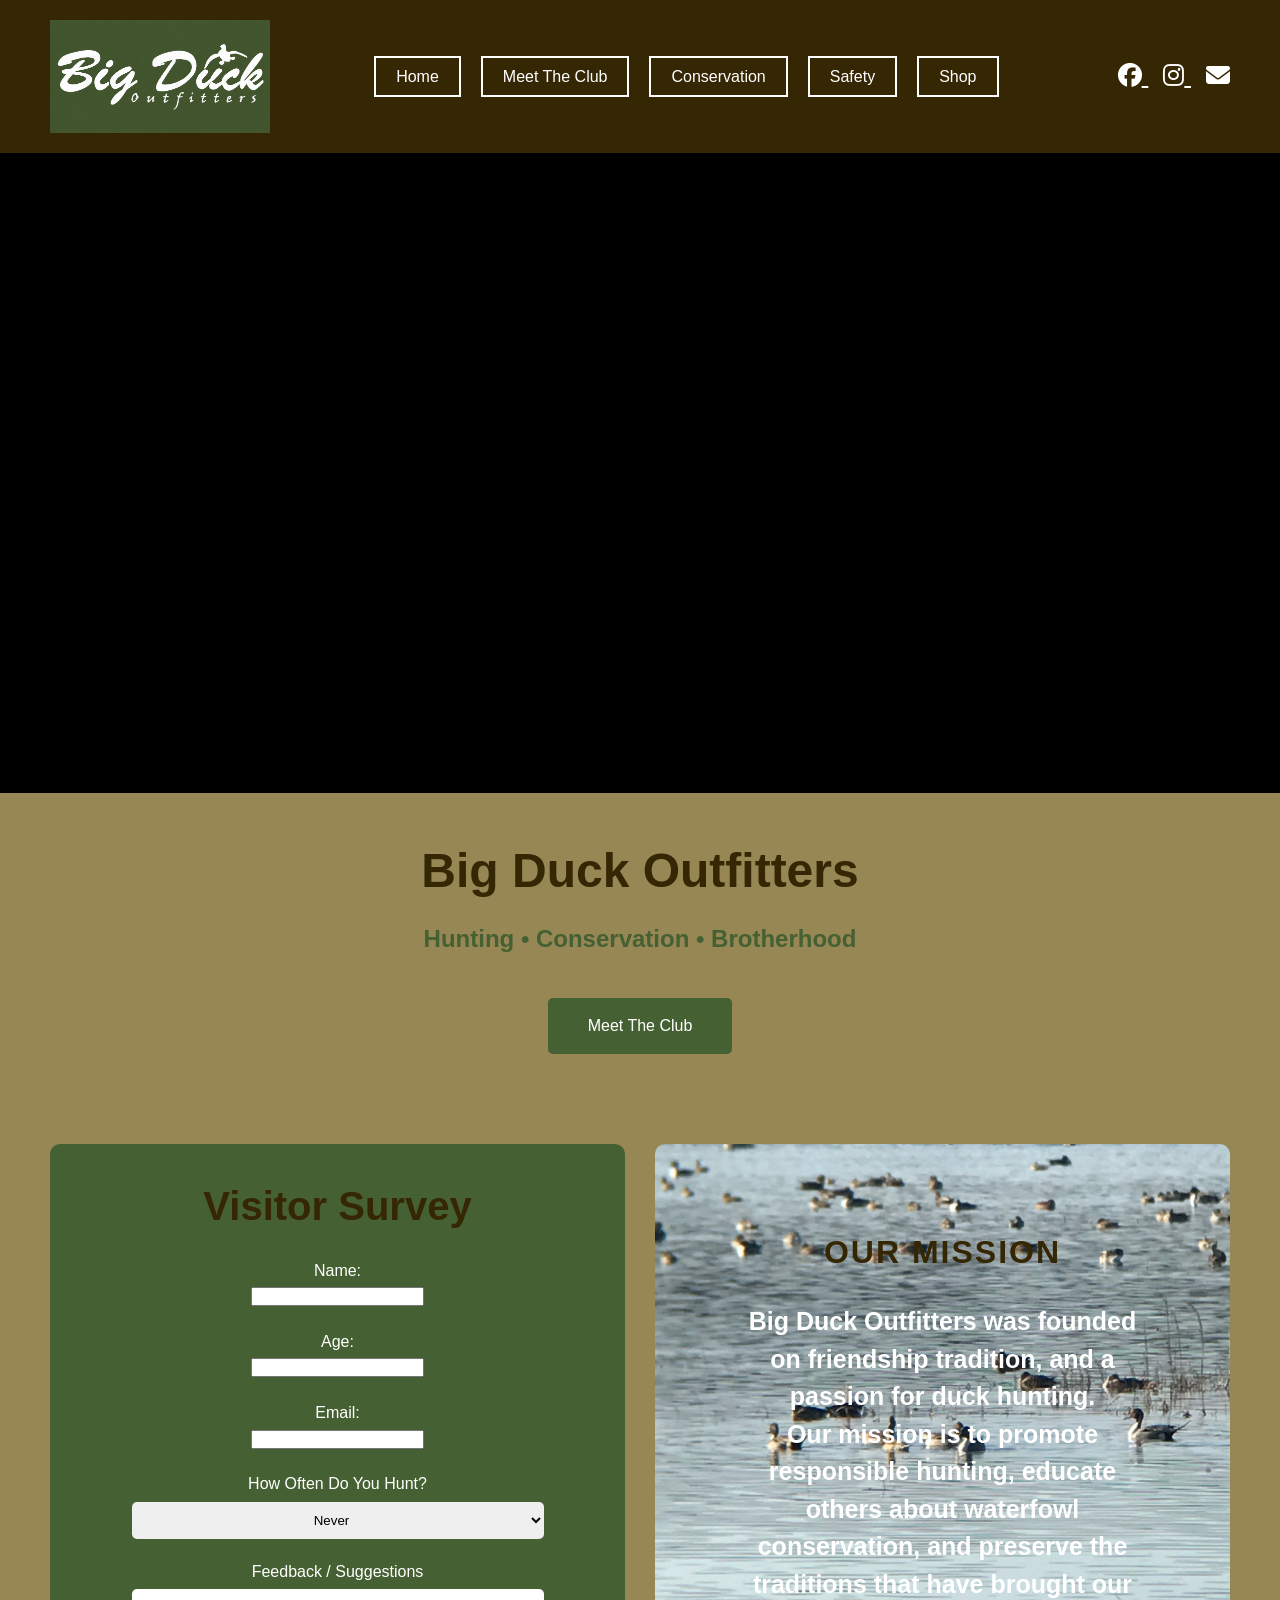
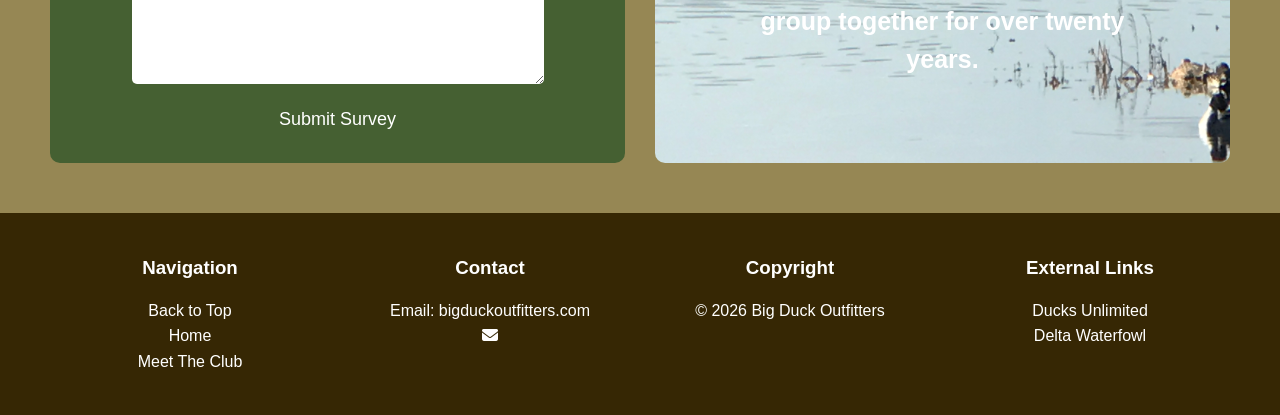
<file: index.html>
<!DOCTYPE html>
<html lang="en">
<head>
    <meta charset="UTF-8">
    <meta name="description" content="Big Duck Outfitters - Duck Hunting, Conservation, Brotherhood">
    <meta name="author" content="Alexander Top">
    <meta name="viewport" content="width=device-width, initial-scale=1.0">

    <title>Big Duck Outfitters</title>

    <link rel="stylesheet" href="style.css">
    <link rel="stylesheet" href="https://cdnjs.cloudflare.com/ajax/libs/font-awesome/6.5.1/css/all.min.css">
</head>
    
<!-- Google tag (gtag.js) -->
<script async src="https://www.googletagmanager.com/gtag/js?id=G-7FGN61ZJRE"></script>
<script>
  window.dataLayer = window.dataLayer || [];
  function gtag(){dataLayer.push(arguments);}
  gtag('js', new Date());

  gtag('config', 'G-7FGN61ZJRE');
</script>
    
<body>
    <a id="top"></a>

    <header>
        <div class="logo-container">
            <img src="logo.PNG" alt="Big Duck Outfitters Logo" class="logo">

            <div class="company-name"></div>
        </div>
    
    <nav>
        <ul>
            <li><a href="index.html">Home</a></li>
            <li><a href="club.html">Meet The Club</a></li>
            <li><a href="conservation.html">Conservation</a></li>
            <li><a href="safety.html">Safety</a></li>
            <li><a href="shop.html">Shop</a></li>
        </ul>
    </nav>

    <div class="social-icons">
        <a href="https://www.facebook.com/BigDuckOutfitters" target="_blank">
            <i class="fab fa-facebook"></i>
        </a>
        <a href="https://www.instagram.com/bigduckoutfitters/" target="_blank">
            <i class="fab fa-instagram"></i>
        </a>
        <a href="mailto:top10488@gmail.com">
            <i class="fas fa-envelope"></i>
        </a>

    </div>
    </header>

    <main>
        <!-- Hero Banner -->
        <section class="hero">
            <video autoplay muted loop playsinline>
                <source src="video.MP4" type="video/mp4">
            </video>
        </section>

        <section class="hero-title">
                <h1>Big Duck Outfitters</h1>
                <h3>Hunting • Conservation • Brotherhood</h3>
                <a href="club.html" class="button">Meet The Club</a>
            </div>
        </section>

        <!-- Survey and Mission -->
        <section class="content-grid">
            <!--Survey-->
            <article class="survey">
                <h2>Visitor Survey</h2>
                <form action="#">
                    <label for="name">Name:</label>
                    <input type="text" id="name" name="name">

                    <label for="age">Age:</label>
                    <input type="number" id="age" name="age">

                    <label for="email">Email:</label>
                    <input type="email" id="email" name="email" required>

                    <label for="frequency">How Often Do You Hunt?</label>
                    <select id="frequency" name="frequency">
                        <option>Never</option>
                        <option>1-5 Times per Season</option>
                        <option>6-10 Times per Season</option>
                        <option>10+ Times per Season</option>
                    </select>

                    <label for="comments">Feedback / Suggestions</label>
                    <textarea id="comments" name="comments" rows="5"> </textarea>
                    <input type="submit" value="Submit Survey">
                </form>
            </article>
            
            <!-- Mission Statement -->
            <article class="mission overlay">
                <img src="mission.JPG" alt="Waterfowl Conservation">

                <div class="mission-text">
                    <h2>OUR MISSION</h2>
                        <p> Big Duck Outfitters was founded on friendship
                        tradition, and a passion for duck hunting.</p>
                        
                        <p>Our mission is to promote responsible hunting,
                        educate others about waterfowl conservation,
                        and preserve the traditions that have brought
                        our group together for over twenty years.</p>
                </div>
            </article>
        </section>

    </main>

    <footer>
        <div class="footer-column">
            <h3>Navigation</h3>
                <a href="#top">Back to Top</a><br>
                <a href="index.html">Home</a><br>
                <a href="club.html">Meet The Club</a>
        </div>

        <div class="footer-column">
            <h3>Contact</h3>
            <p>Email: bigduckoutfitters.com</p>
            <a href="mailto:top10488@gmail.com">
            <i class="fas fa-envelope"></i>
            </a>
        </div>

        <div class="footer-column">
            <h3>Copyright</h3>
            <p>&copy; 2026 Big Duck Outfitters</p>
        </div>

        <div class="footer-column">
            <h3>External Links</h3>
            <a href="https://www.ducks.org" target="_blank">
                Ducks Unlimited
            </a>
            
            <br>

            <a href="https://deltawaterfowl.org" target="_blank">
                Delta Waterfowl
            </a>
        </div>
        
        
        
    </footer>
</file>
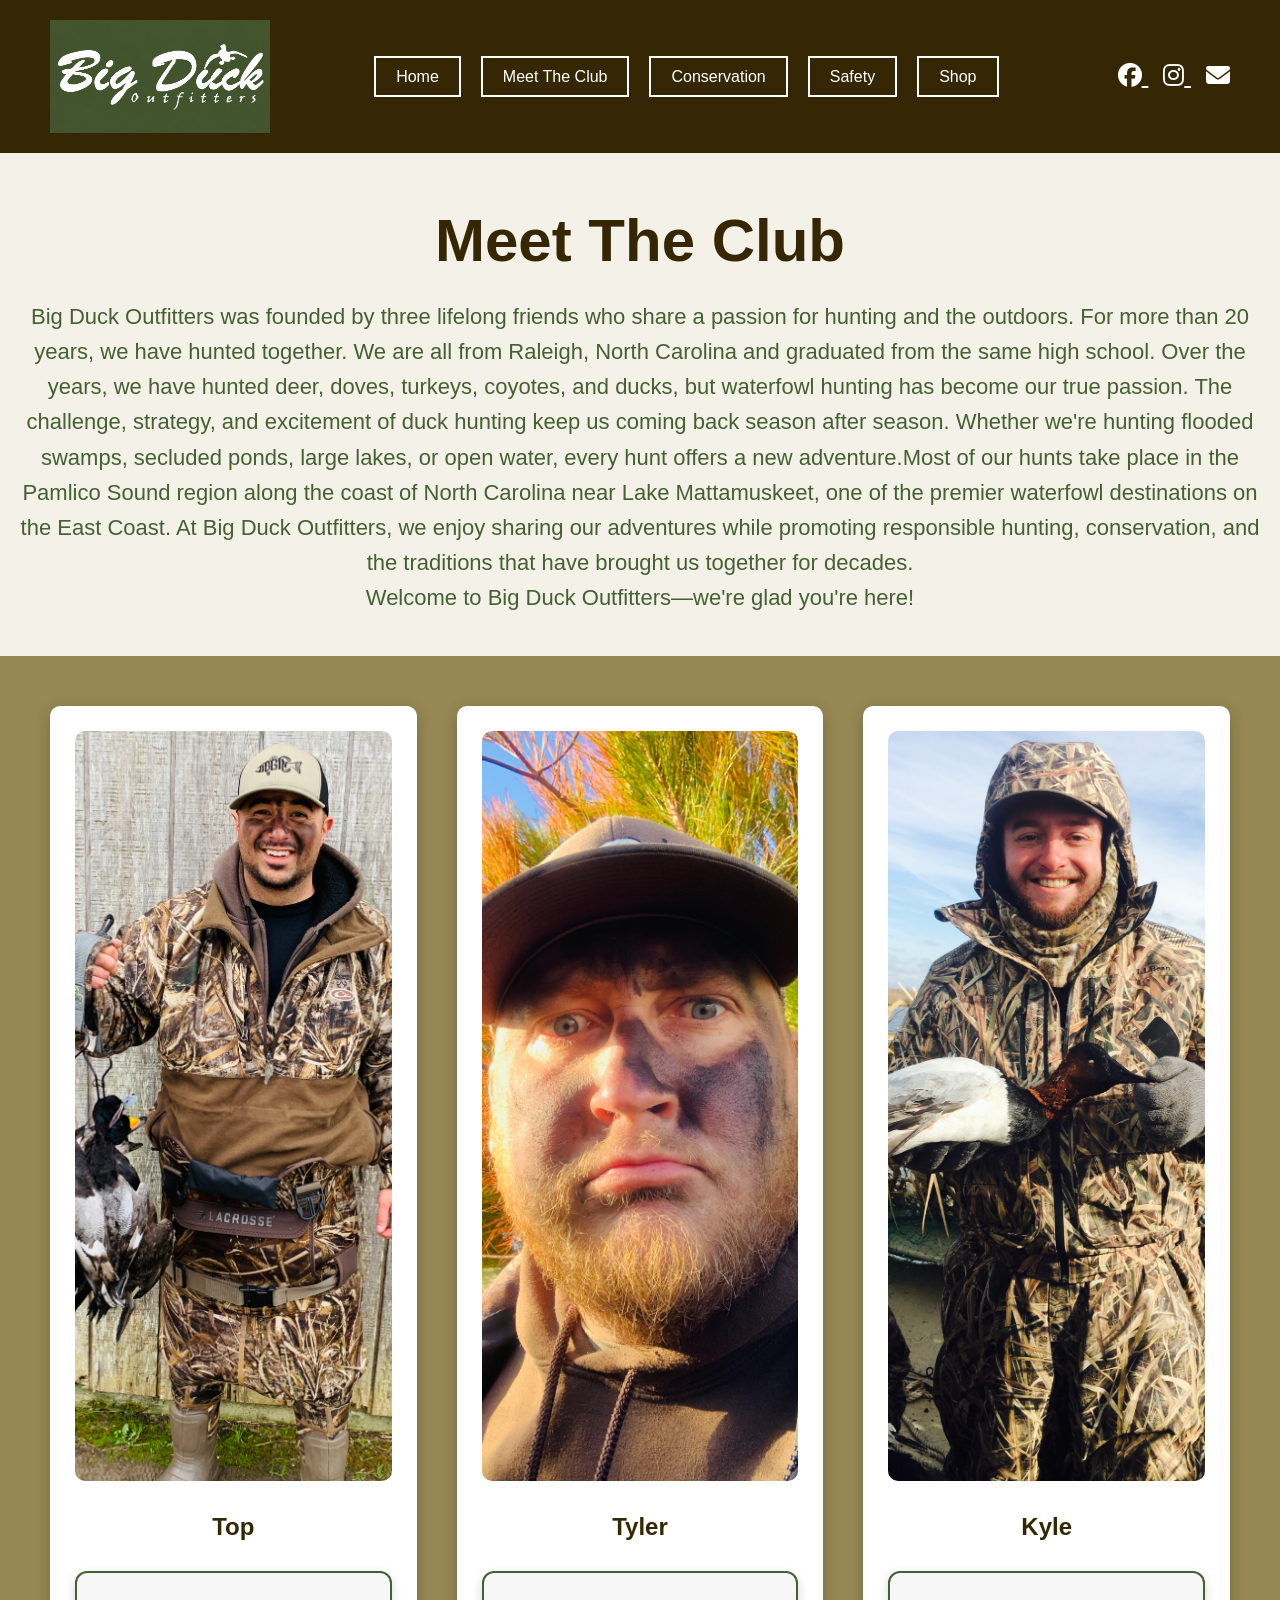
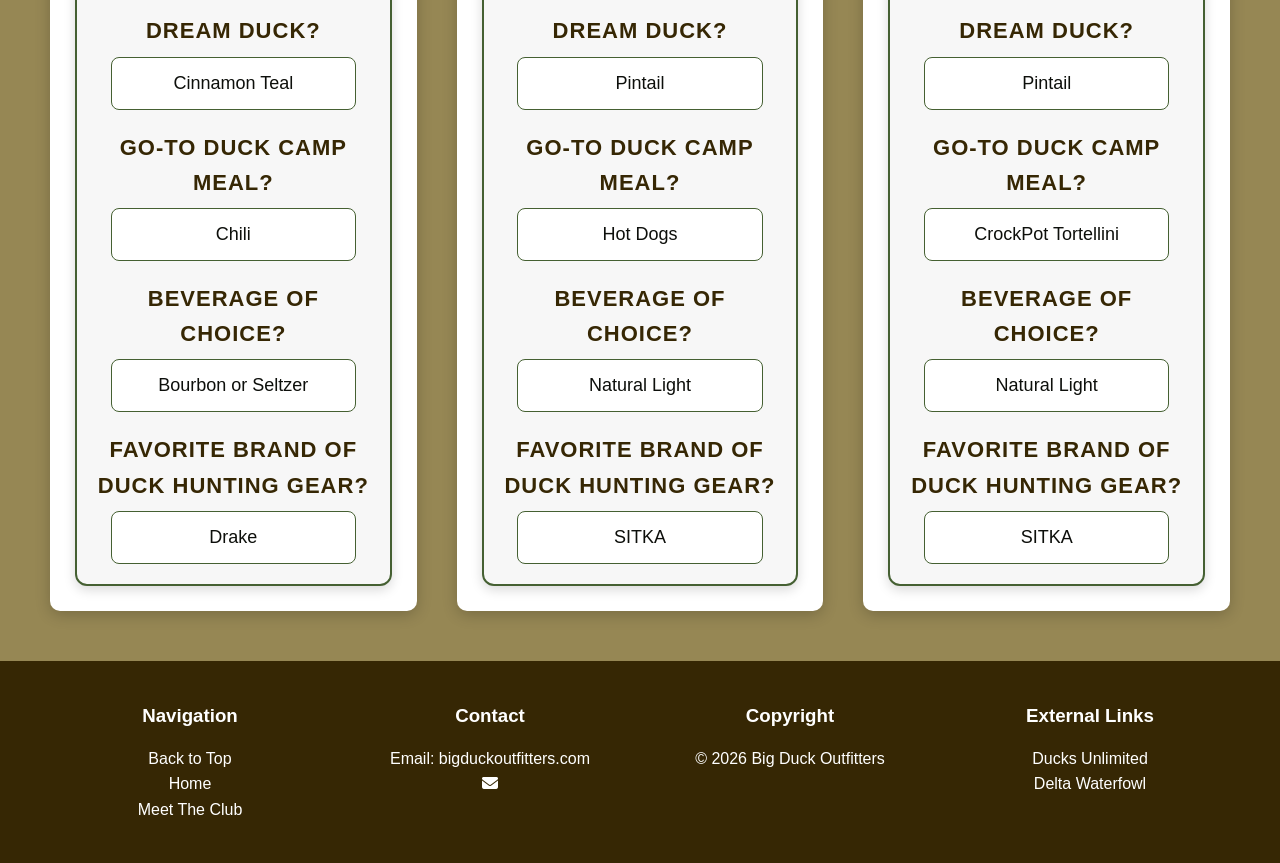
<file: club.html>
<!DOCTYPE html>
<html lang="en">
<head>
    <meta charset="UTF-8">
    <meta name="description" content="Meet the Big Duck Outfitters club members/founders Top, Tyler, & Kyle">
    <meta name="author" content="Alexander Top">
    <meta name="viewport" content="width=device-width, initial-scale=1.0">

    <title>Big Duck Outfitters</title>

    <link rel="stylesheet" href="style.css">
    <link rel="stylesheet" href="https://cdnjs.cloudflare.com/ajax/libs/font-awesome/6.5.1/css/all.min.css">
</head>

<!-- Google tag (gtag.js) -->
<script async src="https://www.googletagmanager.com/gtag/js?id=G-7FGN61ZJRE"></script>
<script>
  window.dataLayer = window.dataLayer || [];
  function gtag(){dataLayer.push(arguments);}
  gtag('js', new Date());

  gtag('config', 'G-7FGN61ZJRE');
</script>
    
<body>
    <a id="top"></a>

    <header>
        <div class="logo-container">
            <img src="logo.PNG" alt="Big Duck Outfitters Logo" class="logo">

            <div class="company-name"></div>
        </div>
    
    <nav>
        <ul>
            <li><a href="index.html">Home</a></li>
            <li><a href="club.html">Meet The Club</a></li>
            <li><a href="conservation.html">Conservation</a></li>
            <li><a href="safety.html">Safety</a></li>
            <li><a href="shop.html">Shop</a></li>
        </ul>
    </nav>

    <div class="social-icons">
        <a href="https://www.facebook.com/BigDuckOutfitters" target="_blank">
            <i class="fab fa-facebook"></i>
        </a>
        <a href="https://www.instagram.com/bigduckoutfitters/" target="_blank">
            <i class="fab fa-instagram"></i>
        </a>
        <a href="mailto:top10488@gmail.com">
            <i class="fas fa-envelope"></i>
        </a>

    </div>
    </header>

    <main>
        <section class="club-title">
            <h1>Meet The Club</h1>
            <p>Big Duck Outfitters was founded by three lifelong friends who share a passion for hunting and the outdoors. For more than 20 years, we have hunted together. 
                We are all from Raleigh, North Carolina and graduated from the same high school. Over the years, we have hunted deer, doves, turkeys, coyotes, and ducks, but 
                waterfowl hunting has become our true passion. The challenge, strategy, and excitement of duck hunting keep us coming back season after season. Whether we're 
                hunting flooded swamps, secluded ponds, large lakes, or open water, every hunt offers a new adventure.Most of our hunts take place in the Pamlico Sound region 
                along the coast of North Carolina near Lake Mattamuskeet, one of the premier waterfowl destinations on the East Coast. At Big Duck Outfitters, we enjoy sharing
                our adventures while promoting responsible hunting, conservation, and the traditions that have brought us together for decades.<br>
                Welcome to Big Duck Outfitters—we're glad you're here!
            </p>
        </section>

        <section class="club-grid">

            <div class="member-card">
            <img src="top.jpg" alt="top">
            <h2>Top</h2>
                <div class="member-qa">
                    <h3>Dream duck?</h3>
                    <p class="answer">Cinnamon Teal</p>

                    <h3>Go‑to duck camp meal?</h3>
                    <p class="answer">Chili</p>

                    <h3>Beverage of choice?</h3>
                    <p class="answer">Bourbon or Seltzer</p>

                    <h3>Favorite brand of duck hunting gear?</h3>
                    <p class="answer">Drake</p>
                </div>
            </div>

            <div class="member-card">
            <img src="tyler.jpg" alt="tyler">
            <h2>Tyler</h2>
                <div class="member-qa">
                    <h3>Dream duck?</h3>
                    <p class="answer">Pintail</p>

                    <h3>Go‑to duck camp meal?</h3>
                    <p class="answer">Hot Dogs</p>

                    <h3>Beverage of choice?</h3>
                    <p class="answer">Natural Light</p>

                    <h3>Favorite brand of duck hunting gear?</h3>
                    <p class="answer">SITKA</p>
                </div>
            </div>

            <div class="member-card">
            <img src="kyle.jpg" alt="kyle">
            <h2>Kyle</h2>
                <div class="member-qa">
                    <h3>Dream duck?</h3>
                    <p class="answer">Pintail</p>

                    <h3>Go‑to duck camp meal?</h3>
                    <p class="answer">CrockPot Tortellini</p>

                    <h3>Beverage of choice?</h3>
                    <p class="answer">Natural Light</p>

                    <h3>Favorite brand of duck hunting gear?</h3>
                    <p class="answer">SITKA</p>
                </div>
            </div>
        </section>
    </main>

    <footer>
        <div class="footer-column">
            <h3>Navigation</h3>
                <a href="#top">Back to Top</a><br>
                <a href="index.html">Home</a><br>
                <a href="club.html">Meet The Club</a>
        </div>

        <div class="footer-column">
            <h3>Contact</h3>
            <p>Email: bigduckoutfitters.com</p>
            <a href="mailto:top10488@gmail.com">
            <i class="fas fa-envelope"></i>
        </a>
        </div>

        <div class="footer-column">
            <h3>Copyright</h3>
            <p>&copy; 2026 Big Duck Outfitters</p>
        </div>

        <div class="footer-column">
            <h3>External Links</h3>
            <a href="https://www.ducks.org" target="_blank">
                Ducks Unlimited
            </a>
            
            <br>

            <a href="https://deltawaterfowl.org" target="_blank">
                Delta Waterfowl
            </a>
        </div>
        
        
        
    </footer>
</file>
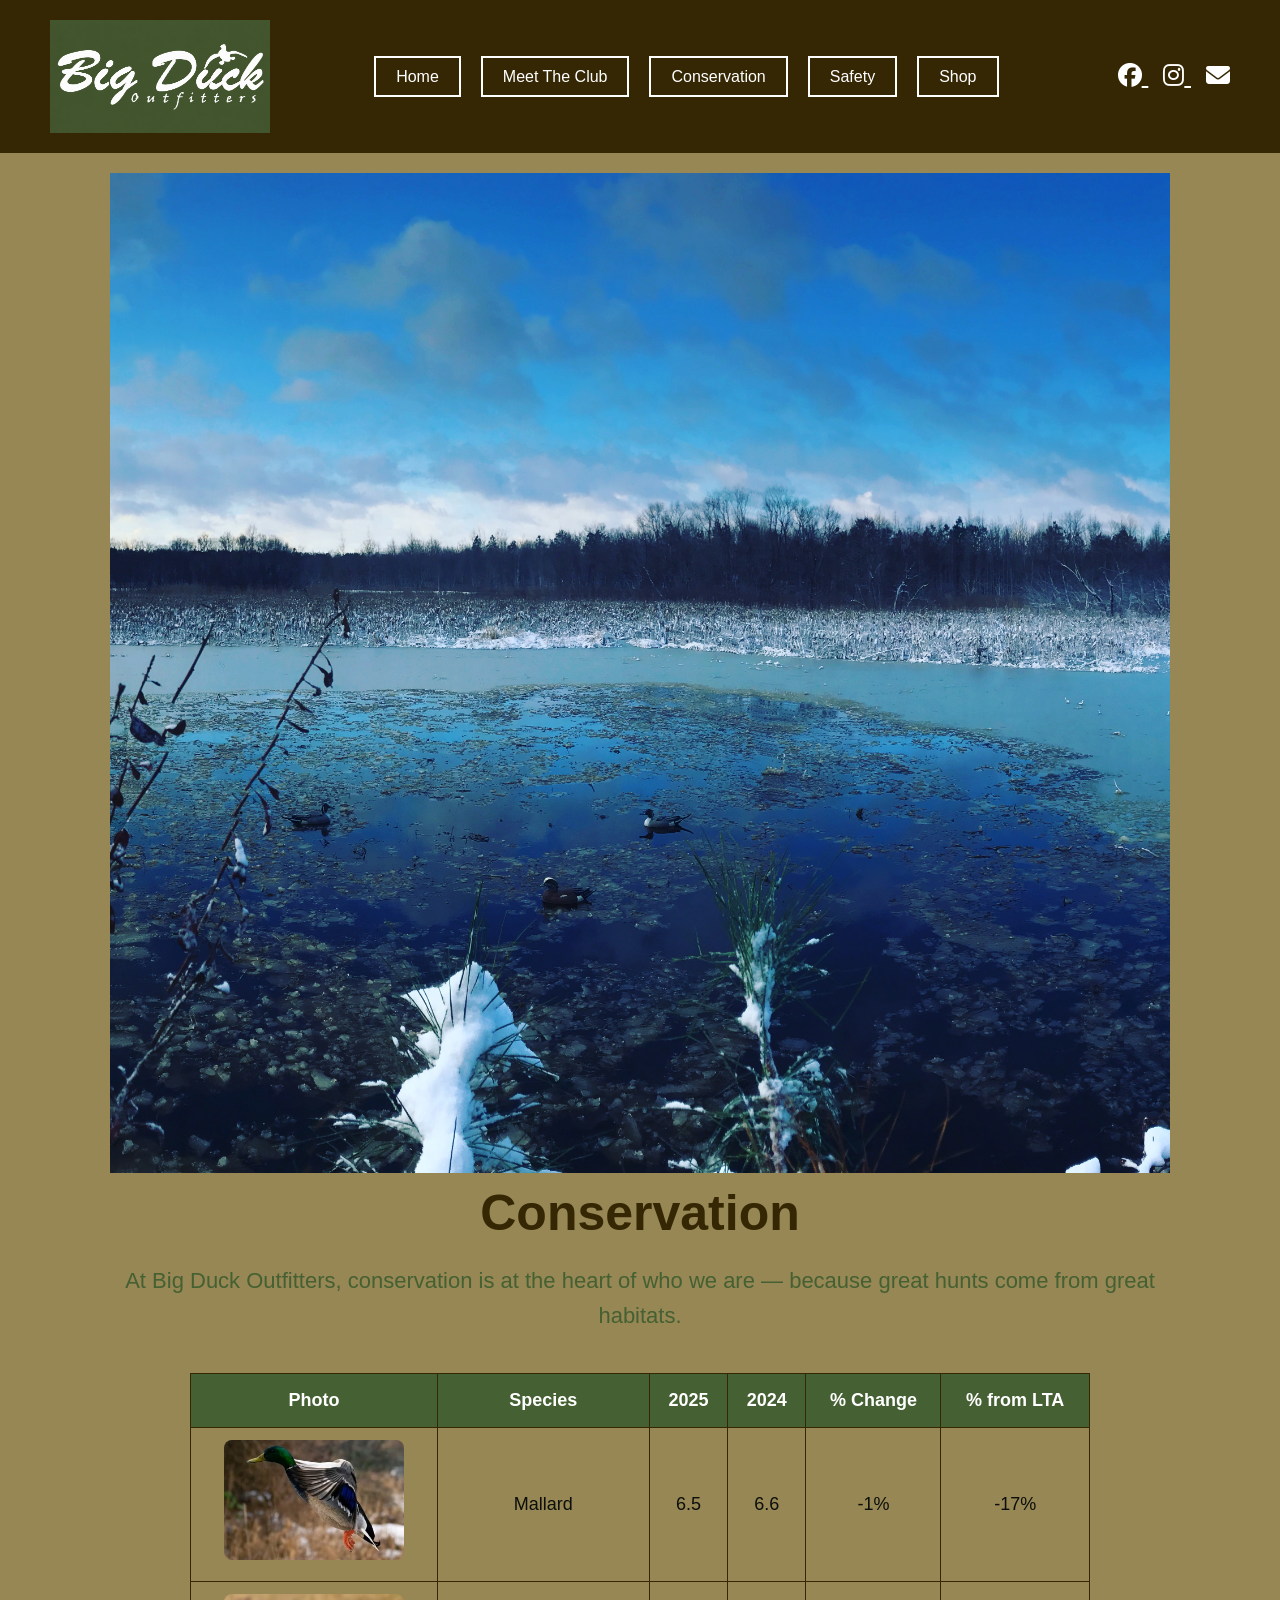
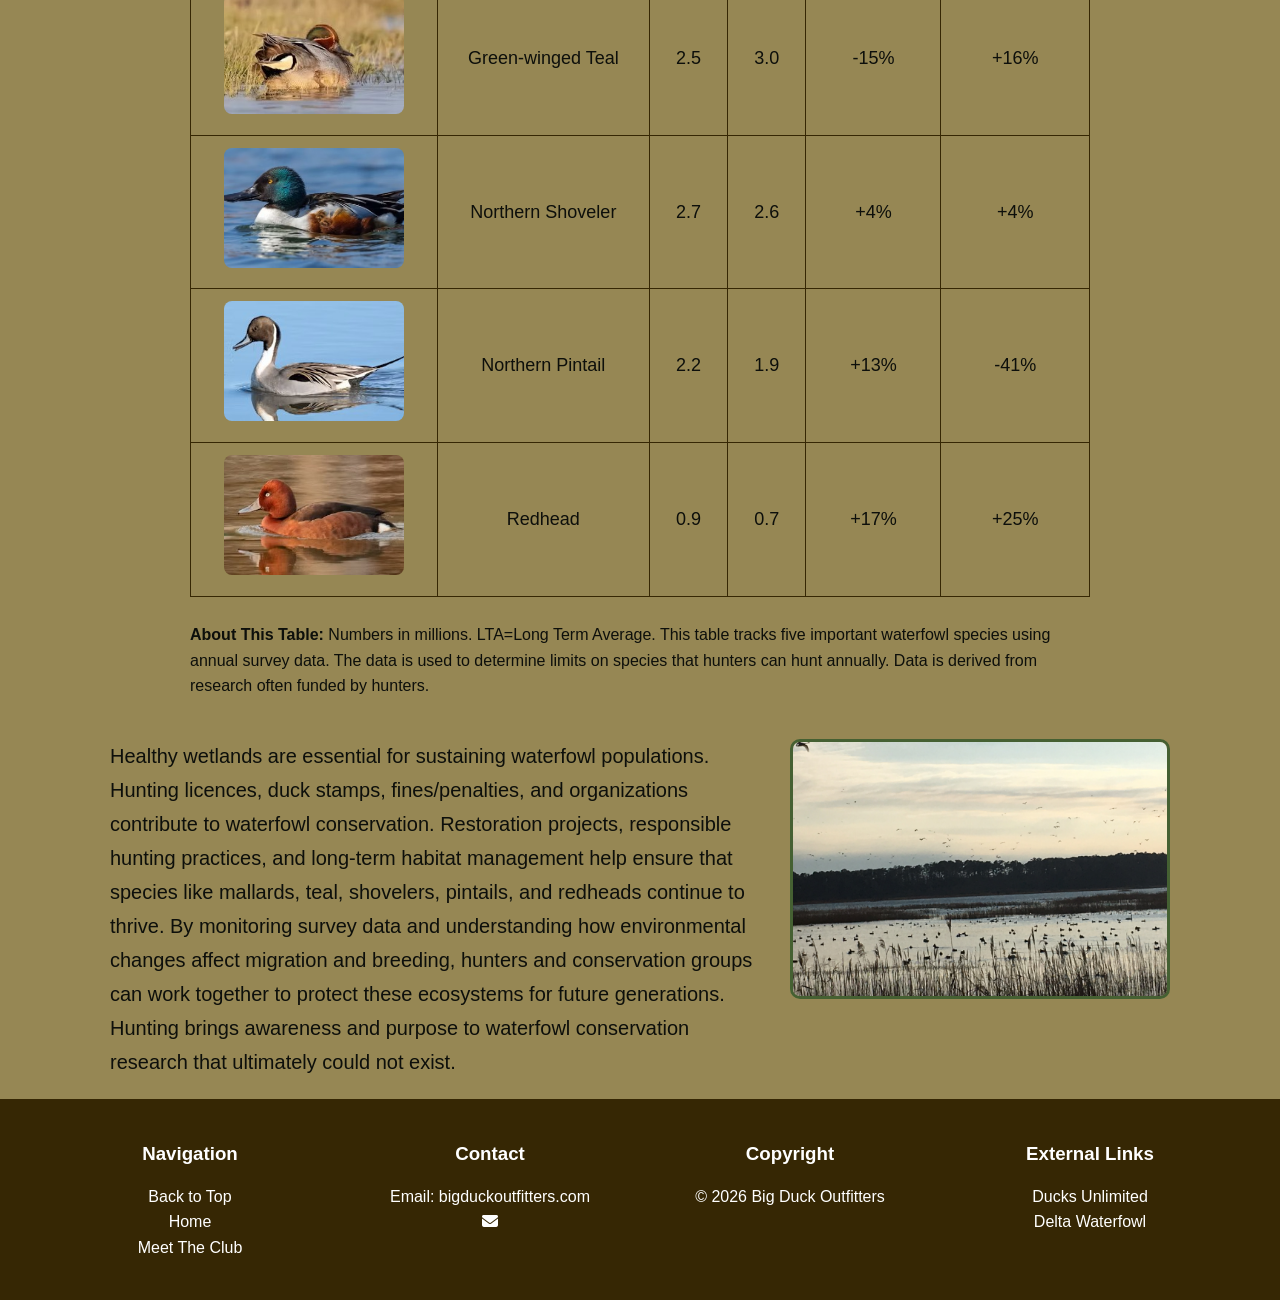
<file: conservation.html>
<!DOCTYPE html>
<html lang="en">
<head>
    <meta charset="UTF-8">
    <meta name="description" content="Big Duck Outfitters conservation efforts">
    <meta name="author" content="Alexander Top">
    <meta name="viewport" content="width=device-width, initial-scale=1.0">

    <title>Big Duck Outfitters</title>

    <link rel="stylesheet" href="style.css">
    <link rel="stylesheet" href="https://cdnjs.cloudflare.com/ajax/libs/font-awesome/6.5.1/css/all.min.css">
</head>
    
<!-- Google tag (gtag.js) -->
<script async src="https://www.googletagmanager.com/gtag/js?id=G-7FGN61ZJRE"></script>
<script>
  window.dataLayer = window.dataLayer || [];
  function gtag(){dataLayer.push(arguments);}
  gtag('js', new Date());

  gtag('config', 'G-7FGN61ZJRE');
</script>
    
<body>
    <a id="top"></a>

    <header>
        <div class="logo-container">
            <img src="logo.PNG" alt="Big Duck Outfitters Logo" class="logo">

            <div class="company-name"></div>
        </div>
    
    <nav>
        <ul>
            <li><a href="index.html">Home</a></li>
            <li><a href="club.html">Meet The Club</a></li>
            <li><a href="conservation.html">Conservation</a></li>
            <li><a href="safety.html">Safety</a></li>
            <li><a href="shop.html">Shop</a></li>
        </ul>
    </nav>

    <div class="social-icons">
        <a href="https://www.facebook.com/BigDuckOutfitters" target="_blank">
            <i class="fab fa-facebook"></i>
        </a>
        <a href="https://www.instagram.com/bigduckoutfitters/" target="_blank">
            <i class="fab fa-instagram"></i>
        </a>
        <a href="mailto:top10488@gmail.com">
            <i class="fas fa-envelope"></i>
        </a>

    </div>
    </header>


<main>
    <div class="content-wrapper">

        <div class="hero">
            <img src="conservation.JPG" alt="Conservation Hero">
            <div class="hero-overlay"></div>
        </div>

        <h1 class="page-title">Conservation</h1>
        <p class="page-subtitle">At Big Duck Outfitters, conservation is at the heart of who we are — because great hunts come from great habitats.</p>

        <!-- TABLE -->
        <table class="conservation-table">
            <tr>
                <th>Photo</th>
                <th>Species</th>
                <th>2025</th>
                <th>2024</th>
                <th>% Change</th>
                <th>% from LTA</th>
            </tr>

            <tr>
                <td><img src="mallard.jpg" class="duck-photo" alt="Mallard"></td>
                <td>Mallard</td><td>6.5</td><td>6.6</td><td>-1%</td><td>-17%</td>
            </tr>

            <tr>
                <td><img src="greenwing.jpg" class="duck-photo" alt="Green-winged Teal"></td>
                <td>Green-winged Teal</td><td>2.5</td><td>3.0</td><td>-15%</td><td>+16%</td>
            </tr>

            <tr>
                <td><img src="shoveler.jpg" class="duck-photo" alt="Northern Shoveler"></td>
                <td>Northern Shoveler</td><td>2.7</td><td>2.6</td><td>+4%</td><td>+4%</td>
            </tr>

            <tr>
                <td><img src="pintail.jpg" class="duck-photo" alt="Northern Pintail"></td>
                <td>Northern Pintail</td><td>2.2</td><td>1.9</td><td>+13%</td><td>-41%</td>
            </tr>

            <tr>
                <td><img src="redhead.jpg" class="duck-photo" alt="Redhead"></td>
                <td>Redhead</td><td>0.9</td><td>0.7</td><td>+17%</td><td>+25%</td>
            </tr>
        </table>

        <!-- ABOUT TABLE -->
        <p class="table-info">
            <strong>About This Table:</strong>  
            Numbers in millions. LTA=Long Term Average. This table tracks five important waterfowl species using annual survey data. The data is used to determine limits on species
            that hunters can hunt annually. Data is derived from research often funded by hunters.
        </p>

        <!-- WRAPPED PARAGRAPH -->
        <div class="conservation-text">
            <img src="conservation2.JPG" class="wrap-photo" alt="Conservation Photo">
            <p>
                Healthy wetlands are essential for sustaining waterfowl populations. Hunting licences, duck stamps, fines/penalties, and organizations contribute 
                to waterfowl conservation. Restoration projects, responsible hunting practices, and long‑term habitat management help ensure that species like 
                mallards, teal, shovelers, pintails, and redheads continue to thrive. By monitoring survey data and understanding how environmental changes affect 
                migration and breeding, hunters and conservation groups can work together to protect these ecosystems for future generations. Hunting brings awareness
                and purpose to waterfowl conservation research that ultimately could not exist.
            </p>
        </div>
    </div>
</main>
        
<footer>
        <div class="footer-column">
            <h3>Navigation</h3>
                <a href="#top">Back to Top</a><br>
                <a href="index.html">Home</a><br>
                <a href="club.html">Meet The Club</a>
        </div>

        <div class="footer-column">
            <h3>Contact</h3>
            <p>Email: bigduckoutfitters.com</p>
            <a href="mailto:top10488@gmail.com">
            <i class="fas fa-envelope"></i>
        </a>
        </div>

        <div class="footer-column">
            <h3>Copyright</h3>
            <p>&copy; 2026 Big Duck Outfitters</p>
        </div>

        <div class="footer-column">
            <h3>External Links</h3>
            <a href="https://www.ducks.org" target="_blank">
                Ducks Unlimited
            </a>
            
            <br>

            <a href="https://deltawaterfowl.org" target="_blank">
                Delta Waterfowl
            </a>
        </div>
        
        
        
    </footer>
</file>
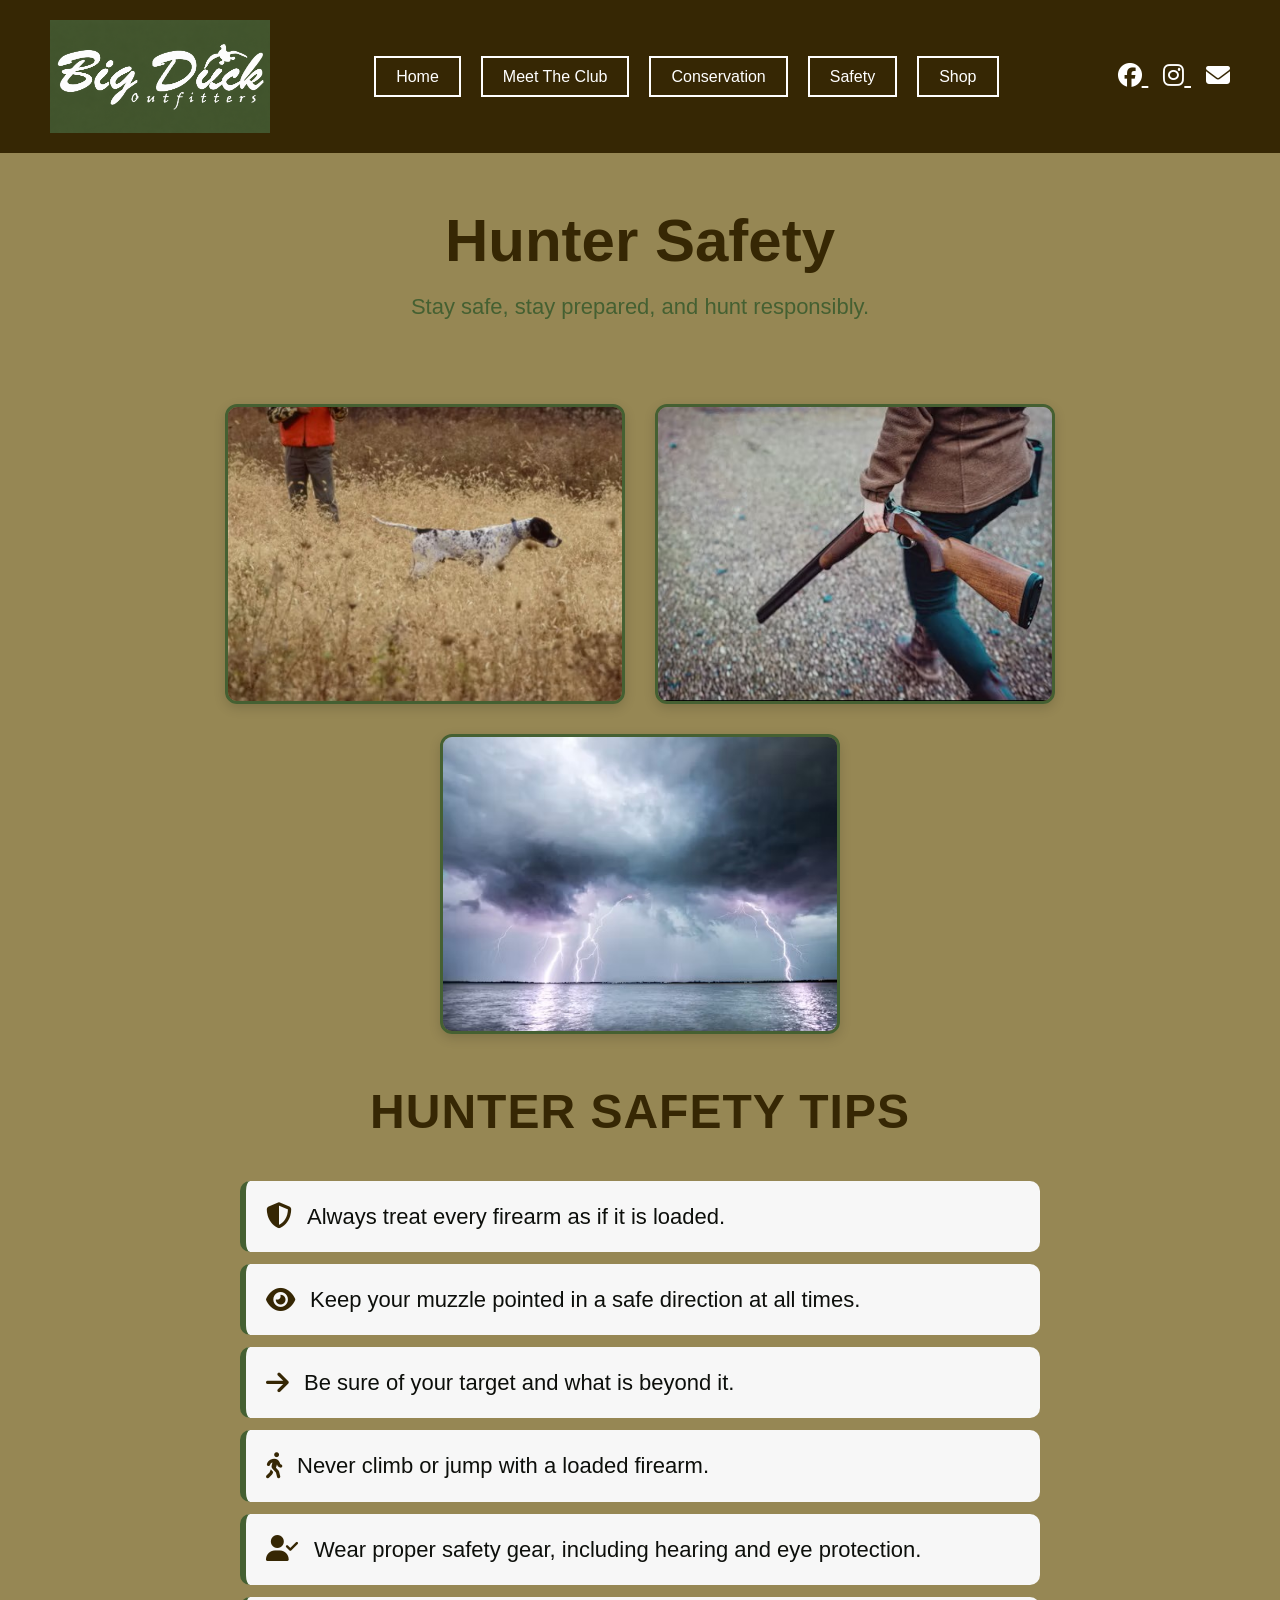
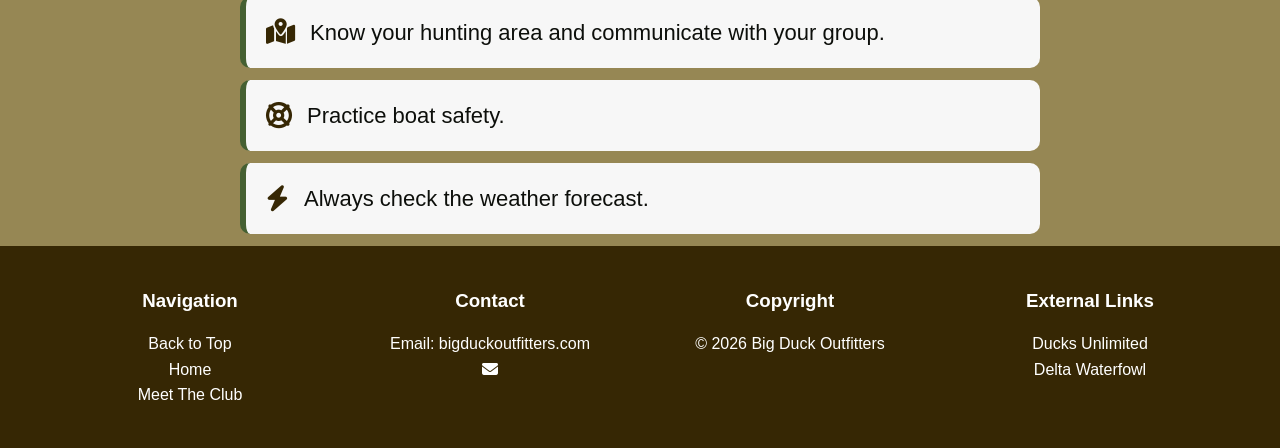
<file: safety.html>
<!DOCTYPE html>
<html lang="en">
<head>
    <meta charset="UTF-8">
    <meta name="description" content="Safe hunting habits is what Big Duck Outfitters was built on">
    <meta name="author" content="Alexander Top">
    <meta name="viewport" content="width=device-width, initial-scale=1.0">

    <title>Big Duck Outfitters</title>

    <link rel="stylesheet" href="style.css">
    <link rel="stylesheet" href="https://cdnjs.cloudflare.com/ajax/libs/font-awesome/6.5.1/css/all.min.css">
</head>
    
<!-- Google tag (gtag.js) -->
<script async src="https://www.googletagmanager.com/gtag/js?id=G-7FGN61ZJRE"></script>
<script>
  window.dataLayer = window.dataLayer || [];
  function gtag(){dataLayer.push(arguments);}
  gtag('js', new Date());

  gtag('config', 'G-7FGN61ZJRE');
</script>

<body>
    <a id="top"></a>

    <header>
        <div class="logo-container">
            <img src="logo.PNG" alt="Big Duck Outfitters Logo" class="logo">

            <div class="company-name"></div>
        </div>
    
    <nav>
        <ul>
            <li><a href="index.html">Home</a></li>
            <li><a href="club.html">Meet The Club</a></li>
            <li><a href="conservation.html">Conservation</a></li>
            <li><a href="safety.html">Safety</a></li>
            <li><a href="shop.html">Shop</a></li>
        </ul>
    </nav>

    <div class="social-icons">
        <a href="https://www.facebook.com/BigDuckOutfitters" target="_blank">
            <i class="fab fa-facebook"></i>
        </a>
        <a href="https://www.instagram.com/bigduckoutfitters/" target="_blank">
            <i class="fab fa-instagram"></i>
        </a>
        <a href="mailto:top10488@gmail.com">
            <i class="fas fa-envelope"></i>
        </a>

    </div>
    </header>

    <main class="safety-page">

    <section class="safety-title">
        <h1>Hunter Safety</h1>
        <p>Stay safe, stay prepared, and hunt responsibly.</p>
    </section>

    
    <section class="safety-photos">
        <img src="orange.jpg" class="safety-img" alt="orange">
        <img src="safegun.jpg" class="safety-img" alt="safegun">
        <img src="storm.jpg" class="safety-img" alt="storm">
    </section>

    <section class="safety-tips">
    
    <h2 class="safety-header">Hunter Safety Tips</h2>

    <ul class="safety-list">
        <li>
            <i class="fas fa-shield-alt"></i>
            Always treat every firearm as if it is loaded.
        </li>

        <li>
            <i class="fas fa-eye"></i>
            Keep your muzzle pointed in a safe direction at all times.
        </li>

        <li>
            <i class="fas fa-arrow-right"></i>
            Be sure of your target and what is beyond it.
        </li>

        <li>
            <i class="fas fa-walking"></i>
            Never climb or jump with a loaded firearm.
        </li>

        <li>
            <i class="fas fa-user-check"></i>
            Wear proper safety gear, including hearing and eye protection.
        </li>

        <li>
            <i class="fas fa-map-marked-alt"></i>
            Know your hunting area and communicate with your group.
        </li>

        <li>
            <i class="fas fa-life-ring"></i>
            Practice boat safety.
        </li>

        <li>
            <i class="fas fa-bolt"></i>
            Always check the weather forecast.
        </li>
    </ul>
</section>

</main>
        

    <footer>
        <div class="footer-column">
            <h3>Navigation</h3>
                <a href="#top">Back to Top</a><br>
                <a href="index.html">Home</a><br>
                <a href="club.html">Meet The Club</a>
        </div>

        <div class="footer-column">
            <h3>Contact</h3>
            <p>Email: bigduckoutfitters.com</p>
            <a href="mailto:top10488@gmail.com">
            <i class="fas fa-envelope"></i>
        </a>
        </div>

        <div class="footer-column">
            <h3>Copyright</h3>
            <p>&copy; 2026 Big Duck Outfitters</p>
        </div>

        <div class="footer-column">
            <h3>External Links</h3>
            <a href="https://www.ducks.org" target="_blank">
                Ducks Unlimited
            </a>
            
            <br>

            <a href="https://deltawaterfowl.org" target="_blank">
                Delta Waterfowl
            </a>
        </div>
        
        
        
    </footer>
</file>
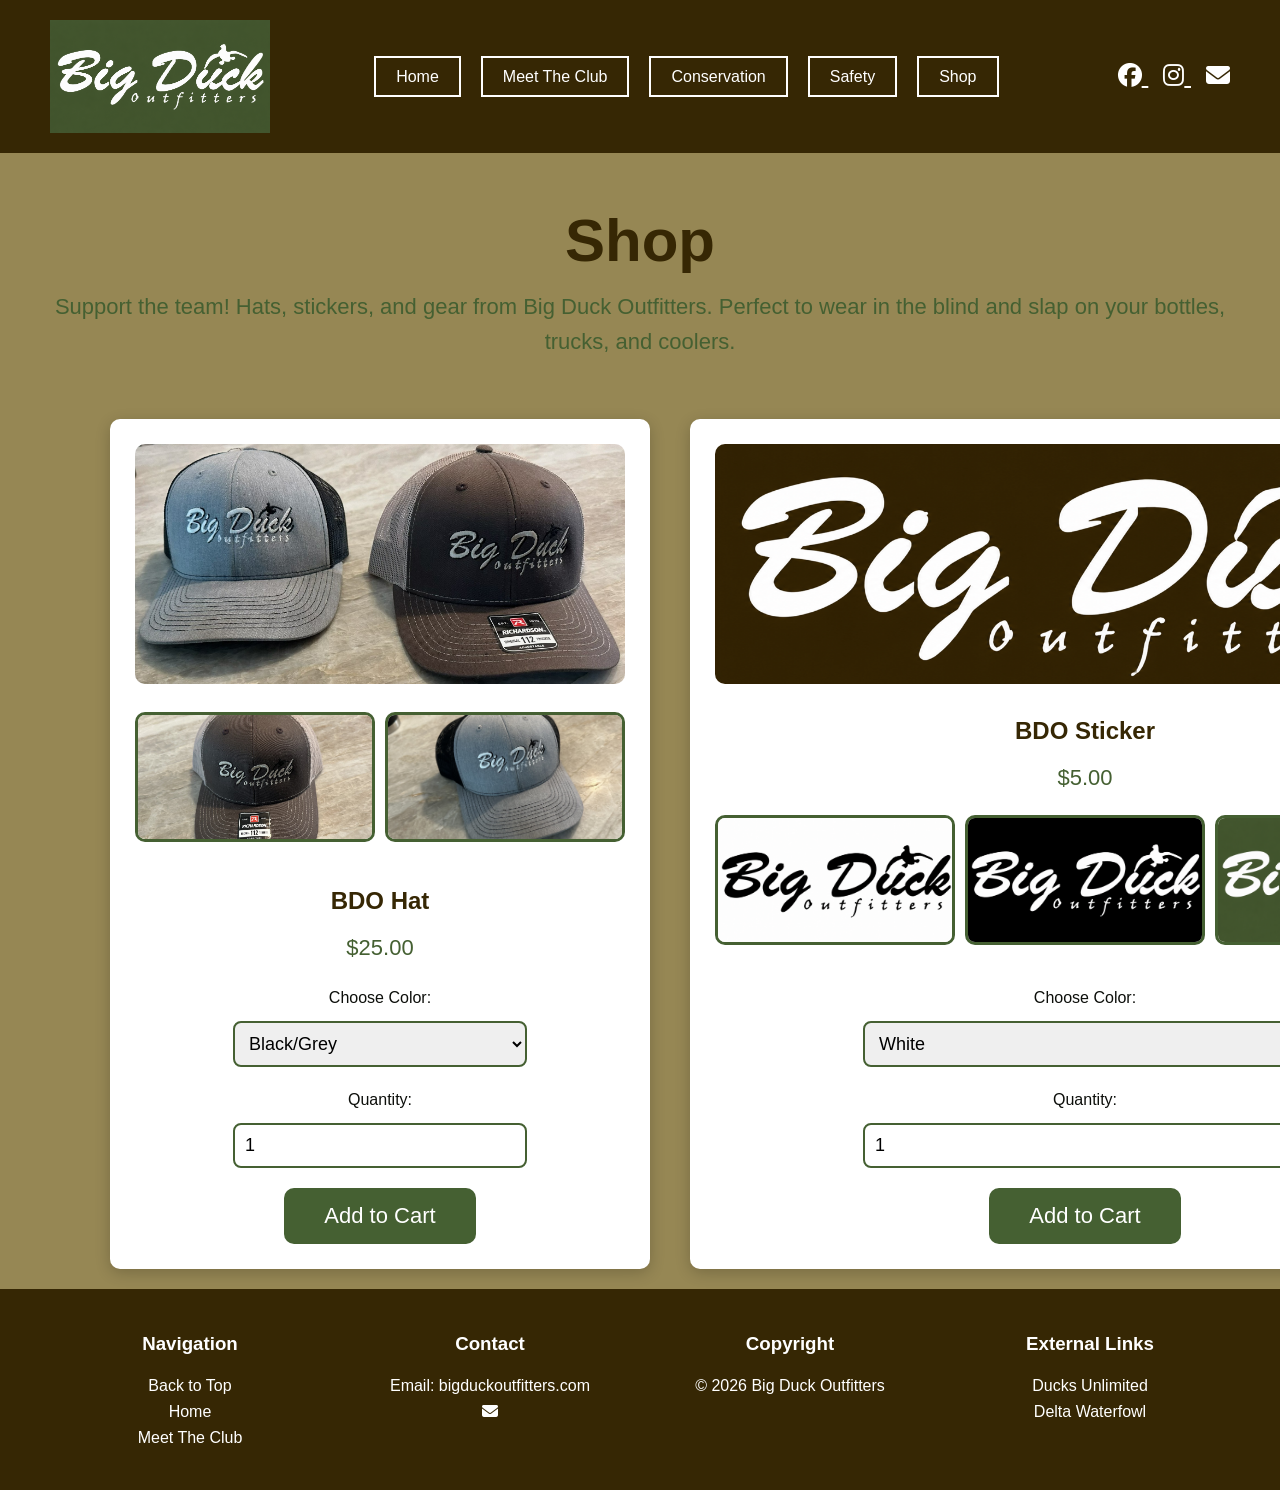
<file: shop.html>
<!DOCTYPE html>
<html lang="en">
<head>
    <meta charset="UTF-8">
    <meta name="description" content="Shop Big Duck Outfitters merchandise today">
    <meta name="author" content="Alexander Top">
    <meta name="viewport" content="width=device-width, initial-scale=1.0">

    <title>Big Duck Outfitters</title>

    <link rel="stylesheet" href="style.css">
    <link rel="stylesheet" href="https://cdnjs.cloudflare.com/ajax/libs/font-awesome/6.5.1/css/all.min.css">
</head>

<!-- Google tag (gtag.js) -->
<script async src="https://www.googletagmanager.com/gtag/js?id=G-7FGN61ZJRE"></script>
<script>
  window.dataLayer = window.dataLayer || [];
  function gtag(){dataLayer.push(arguments);}
  gtag('js', new Date());

  gtag('config', 'G-7FGN61ZJRE');
</script>
    
<body>
    <a id="top"></a>

    <header>
        <div class="logo-container">
            <img src="logo.PNG" alt="Big Duck Outfitters Logo" class="logo">

            <div class="company-name"></div>
        </div>
    
    <nav>
        <ul>
            <li><a href="index.html">Home</a></li>
            <li><a href="club.html">Meet The Club</a></li>
            <li><a href="conservation.html">Conservation</a></li>
            <li><a href="safety.html">Safety</a></li>
            <li><a href="shop.html">Shop</a></li>
        </ul>
    </nav>

    <div class="social-icons">
        <a href="https://www.facebook.com/BigDuckOutfitters" target="_blank">
            <i class="fab fa-facebook"></i>
        </a>
        <a href="https://www.instagram.com/bigduckoutfitters/" target="_blank">
            <i class="fab fa-instagram"></i>
        </a>
        <a href="mailto:top10488@gmail.com">
            <i class="fas fa-envelope"></i>
        </a>

    </div>
    </header>

<main class="shop-page">

    <section class="shop-title">
        <h1>Shop</h1>
        <p>Support the team! Hats, stickers, and gear from Big Duck Outfitters. Perfect to wear in the blind and slap on your bottles, trucks, and coolers.</p>
    </section>

    <section class="shop-grid">

        <!-- PRODUCT 1 -->
    <div class="product-card">
    <img src="hat.jpg" alt="BDO Hat">

    <div class="hat-thumbs">

    <img src="brownhat.jpg" alt="Brown Hat">
    <img src="greyhat.jpg" alt="Black Hat">
    </div>

    <h2>BDO Hat</h2>
    <p class="price">$25.00</p>

    <label>Choose Color:</label>
    <select class="color-select">
        <option value="black">Black/Grey</option>
        <option value="brown">Brown/Tan</option>
    </select>

    <label>Quantity:</label>
    <input type="number" min="1" value="1" class="qty-input">

    <button class="checkout-btn">Add to Cart</button>
</div>

        <!-- PRODUCT 2 -->
        <div class="product-card">
    <img src="brown.PNG" class="main-sticker" alt="Sticker">

    <h2>BDO Sticker</h2>
    <p class="price">$5.00</p>

    <div class="sticker-thumbs">
        <img src="white.PNG" alt="White Sticker">
        <img src="black.PNG" alt="Black Sticker">
        <img src="green.PNG" alt="Green Sticker">
    </div>

    <label>Choose Color:</label>
    <select class="color-select">
        <option value="white">White</option>
        <option value="black">Black</option>
        <option value="green">Green</option>
        <option value="brown">Brown</option>
    </select>

    <label>Quantity:</label>
    <input type="number" min="1" value="1" class="qty-input">

    <button class="checkout-btn">Add to Cart</button>
    </div>

    </section>

</main>
        

    <footer>
        <div class="footer-column">
            <h3>Navigation</h3>
                <a href="#top">Back to Top</a><br>
                <a href="index.html">Home</a><br>
                <a href="club.html">Meet The Club</a>
        </div>

        <div class="footer-column">
            <h3>Contact</h3>
            <p>Email: bigduckoutfitters.com</p>
            <a href="mailto:top10488@gmail.com">
            <i class="fas fa-envelope"></i>
        </a>
        </div>

        <div class="footer-column">
            <h3>Copyright</h3>
            <p>&copy; 2026 Big Duck Outfitters</p>
        </div>

        <div class="footer-column">
            <h3>External Links</h3>
            <a href="https://www.ducks.org" target="_blank">
                Ducks Unlimited
            </a>
            
            <br>

            <a href="https://deltawaterfowl.org" target="_blank">
                Delta Waterfowl
            </a>
        </div>
        
        
        
    </footer>
</file>
<file: style.css>
:root{
    --text:#0d0f0b;
    --background:#968754;
    --primary:#362704;
    --secondary:#777778;
    --accent:#456032;

    --white:#ffffff;
    --light:#f4f1e8;}

*{margin:0;
    padding:0;
    box-sizing:border-box;}

body{font-family:Arial, Helvetica, sans-serif;
    background:var(--background);
    color:var(--text);
    line-height:1.6;}


/* =======================
HEADER
======================= */

header{display:flex;
    justify-content:space-between;
    align-items:center;
    background:var(--primary);
    padding:20px 50px;}

.logo-container{display:flex;
    align-items:center;
    flex-shrink:0}

.logo{width:220px;
    height:auto;
    border-radius:0;
    border:none;
    display:block;}

.company-name{color:white;}

/* =======================
NAVIGATION
======================= */

nav ul{display:flex;
    list-style:none;
    gap:20px;}

nav a{text-decoration:none;
    color:white;
    padding:10px 20px;
    border:2px solid white;
    transition:.3s;}

nav a:hover{background:var(--accent);}

.social-icons a{color:white;
    font-size:24px;
    margin-left:15px;}


/* =======================
HERO
======================= */

.hero {position: relative;
    width: 100%;
    height: auto;
    max-height: 1000px;
    overflow: hidden;
    background: black;}

.hero video {width: 100%;
    height: 100%;
    object-fit: contain;
    object-position: center;
    background:black;
    display: block;}

.hero::before {background: none;}

.hero-text{position:absolute;
    top:50%;
    left:50%;
    transform:translate(-50%,-50%);
    text-align:center;
    color:white;
    z-index:2;}

.hero h1{font-size:60px;}

.hero h3{font-size:30px;
    margin:20px 0;}

.button{display:inline-block;
    text-decoration:none;
    background:var(--accent);
    color:white;
    padding:15px 40px;
    border-radius:5px;
    margin-top:20px;
    transition:.3s;}

.button:hover{background:var(--primary);}

.hero-title {text-align: center;
    padding: 40px 20px;
    background: #968754;}

.hero-title h1 {font-size: 48px;
    color: var(--primary);}

.hero-title h3 {font-size: 24px;
    color: var(--accent);
    margin: 10px 0 20px 0;}

.hero-title .button {display: inline-block;
    text-decoration: none;
    background: var(--accent);
    color: white;
    padding: 15px 40px;
    border-radius: 5px;
    transition: .3s;}

.hero-title .button:hover {background: var(--primary);}


/* =======================
MISSION OVERLAY
======================= */

.mission.overlay {position: relative;
    width: 100%;
    height: 100%;
    min-height: 450px;
    overflow: hidden;
    border-radius: 10px;}


.mission.overlay img {position: absolute;
    inset: 0;
    width: 100%;
    height: 100%;
    object-fit: cover;}


.mission-text {position: absolute;
    top: 50%;
    left: 50%;
    transform: translate(-50%, -50%);
    color: var(--primary);
    text-align: center;
    width: 80%;
    z-index: 2;
    padding: 20px;
    border-radius: 10px;
    background: none;}

.mission-text h2 {margin-bottom: 25px;
    font-size: 32px;
    letter-spacing: 2px;
    color: var(--primary)}

.mission-text p {font-size: 25px;
    line-height: 1.5;
    font-weight: 600;
    color: white}


/* =======================
CONTENT GRID
======================= */

.content-grid{display:grid;
    grid-template-columns:1fr 1fr;
    gap:30px;
    padding:50px;}

.survey {background: var(--accent);
    padding: 30px;
    border-radius: 10px;
    color: white;
    text-align: center;}

.survey h2{text-align:center;
    font-size:40px;
    margin-bottom:20px;
    color:var(--primary);}

.survey label{display:block;
    margin-top:20px;
    text-align:center;}

.survey input[type=submit]:hover{background:var(--primary);}

.survey select,
.survey textarea{width:80%;
    padding:10px;
    margin-top:5px;
    border-radius:5px;
    border:none;
    display:block;
    margin-left:auto;
    margin-right:auto;
    text-align:center;}

.survey input[type=submit]{
    background:var(--accent);
    color:white;
    border:none;
    margin-top:25px;
    cursor:pointer;
    font-size:18px;}

.survey input[type=submit]:hover{
    background:var(primary);}


/* =======================
FOOTER
======================= */

footer{display:grid;
    grid-template-columns:repeat(4,1fr);
    background:var(--primary);
    color:white;
    padding:40px;}

.footer-column{text-align:center;}

.footer-column h3{margin-bottom:15px;}

.footer-column a{color:white;
    text-decoration:none;}

.footer-column a:hover{color:var(--background);}


/* =======================
MEET THE CLUB
======================= */

.club-title {text-align: center;
    padding: 40px 20px;
    background: var(--light);}

.club-title h1 {font-size: 60px;
    color: var(--primary);}

.club-title p {font-size: 22px;
    color: var(--accent);
    margin-top: 10px;}

.club-grid {display: grid;
    grid-template-columns: repeat(3, 1fr);
    gap: 40px;
    padding: 50px;}

.member-card {background: white;
    padding: 25px;
    border-radius: 10px;
    text-align: center;
    box-shadow: 0 4px 15px rgba(0,0,0,0.2)}

.member-card img {width: 100%;
    height: 750px;
    object-fit: cover;
    border-radius: 10px;
    margin-bottom: 20px;}

.member-card h2 {color: var(--primary);
    margin-bottom: 15px;}

.member-card p {font-size: 18px;
    line-height: 1.5;
    color: var(--text);}

.member-qa {margin-top: 25px;
    text-align: center;
    padding: 20px;
    background: #f7f7f7;
    border-radius: 12px;
    border: 2px solid var(--accent);
    box-shadow: 0 4px 12px rgba(0,0,0,0.15);}

.member-qa h3 {margin-top: 20px;
    font-size: 22px;
    font-weight: 700;
    color: var(--primary);
    text-transform: uppercase;
    letter-spacing: 1px;}

.member-qa .answer {font-size: 18px;
    color: var(--text);
    margin-top: 8px;
    padding: 12px;
    background: white;
    border-radius: 8px;
    border: 1px solid var(--accent);
    display: inline-block;
    width: 90%;} 


/* Hunter Safety Page */
.safety-header {text-align: center;
    font-size: 48px;
    color: var(--primary);
    margin-bottom: 30px;
    font-weight: 700;
    letter-spacing: 1px;
    text-transform: uppercase;}

.safety-title {text-align: center;
    padding: 40px 20px;}

.safety-title h1 {font-size: 60px;
    color: var(--primary);}

.safety-title p {font-size: 22px;
    color: var(--accent);}

.safety-photos {display: flex;
    justify-content: center;
    gap: 30px;
    padding: 40px 20px;
    flex-wrap: wrap;}

.safety-img {width: 400px;
    height: 300px;
    object-fit: cover;
    border-radius: 12px;
    border: 3px solid var(--accent);
    box-shadow: 0 4px 12px rgba(0,0,0,0.15);}

.photo-box {width: 300px;
    height: 200px;
    background: #eaeaea;
    border: 2px solid var(--accent);
    border-radius: 10px;
    display: flex;
    justify-content: center;
    align-items: center;
    font-size: 18px;
    color: var(--primary);
    font-weight: 600;}

.photo-box img {width: 100%;
    height: 100%;
    object-fit: cover;
    border-radius: 10px;}

.safety-list {list-style: none;
    padding: 0;
    max-width: 800px;
    margin: 0 auto;}

.safety-list li {background: #f7f7f7;
    padding: 18px 20px;
    margin: 12px 0;
    border-left: 6px solid var(--accent);
    border-radius: 10px;
    font-size: 22px;
    display: flex;
    align-items: center;
    gap: 15px;}

.safety-list li i {font-size: 26px;
    color: var(--primary);}


/* CONSERVATION PAGE */
.hero {position: relative;
    width: 100%;
    height: auto;
    max-height: 1000px;
    overflow: hidden;
    background: black;}

.hero img {width: 100%;
    height: 100%;
    object-fit: cover;}

.hero-overlay {background:none;}

main.conservation-page {padding:40px 20px;}

.page-title {text-align: center;
    font-size: 50px;
    color: var(--primary);
    margin-bottom: 10px;}

.page-subtitle {text-align: center;
    font-size: 22px;
    color: var(--accent);
    margin-bottom: 40px;}

.conservation-table {width: 100%;
    border-collapse: collapse;
    margin-bottom: 25px;
    text-align: center;
    font-size: 18px;}

.conservation-table {max-width: 900px;
    margin: 0 auto 25px auto;}

.conservation-table th {background: var(--accent);
    color: white;
    padding: 12px;
    border: 1px solid var(--primary);}

.conservation-table td {padding: 12px;
    border: 1px solid var(--primary);}

.duck-photo {width: 180px;
    height: 120px;
    object-fit: cover;
    border-radius: 8px;}

.table-info {max-width:900px;
        margin: 0 auto 40px;
        text-align:left;}

.conservation-text {font-size: 20px;
    overflow:auto;
    line-height: 1.7;}

.conservation-text::after{content:"";
    display: block;
    clear:both;}

.wrap-photo {width: 380px;
    height: 260px;
    object-fit: cover;
    float: right;
    margin: 0 0 20px 20px;
    border-radius: 10px;
    border: 3px solid var(--accent);}

.content-wrapper {max-width: 1100px;
    margin: 0 auto;
    padding:20px;}

.conservation-page .hero::before{background: none;}


/* =======================
SHOP PAGE
======================= */

.shop-title {text-align: center;
    padding: 40px 20px;}

.shop-title h1 {font-size: 60px;
    color: var(--primary);}

.shop-title p {font-size: 22px;
    color: var(--accent);}

.shop-grid {display: grid;
    grid-template-columns: repeat(2, 1fr);
    gap: 40px;
    max-width: 1100px;
    margin: 0 auto;
    padding: 20px;}

.product-card {background: white;
    padding: 25px;
    border-radius: 10px;
    text-align: center;
    box-shadow: 0 4px 15px rgba(0,0,0,0.2);}

.product-card img {width: 100%;
    height: 240px;
    object-fit: cover;
    border-radius: 10px;
    margin-bottom: 20px;}

.product-card h2 {color: var(--primary);
    margin-bottom: 10px;}

.price {font-size: 22px;
    color: var(--accent);
    margin-bottom: 20px;}

.qty-input,
.color-select {width: 60%;
    padding: 10px;
    margin: 10px auto 20px auto;
    border-radius: 8px;
    border: 2px solid var(--accent);
    display: block;
    font-size: 18px;}

.checkout-btn {padding: 15px 40px;
    font-size: 22px;
    background: var(--accent);
    color: white;
    border: none;
    border-radius: 10px;
    cursor: pointer;
    transition: .3s;}

.checkout-btn:hover {background: var(--primary);}

.hat-thumbs {display: flex;
    justify-content: center;
    gap: 10px;
    margin-bottom: 20px;}

.hat-thumbs img {width: 240px;
    height: 130px;
    object-fit: cover;
    border-radius: 10px;
    border: 3px solid var(--accent);
    cursor: pointer;}
.sticker-thumbs {display: flex;
    justify-content: center;
    gap: 10px;
    margin-bottom: 20px;}

.sticker-thumbs img {width: 240px;
    height: 130px;
    object-fit: cover;
    border-radius: 10px;
    border: 3px solid var(--accent);
    cursor: pointer;}



/* =======================
RESPONSIVE
======================= */

@media(max-width:900px){

/* HEADER */
header {display: grid;
    grid-template-columns: 1fr;
    justify-items: center;
    gap: 20px;
    padding: 20px;
    text-align: center;}

nav ul {flex-direction: column;
    gap: 10px;
    margin: 15px 0;}

/* HERO */
.hero h1 {font-size: 36px;}

.hero h3 {font-size: 20px;}

.hero img,
.hero video {object-fit: cover;
        max-height: 400px;}

/* CONTENT GRID */
.content-grid {grid-template-columns: 1fr;
    padding: 20px;}

/* MEET THE CLUB */
.club-grid {grid-template-columns: 1fr;
    padding: 20px;}

.member-card img {height: 450px;}

/* SAFETY PAGE */
.safety-photos {flex-direction: column;
    gap: 20px;}

.safety-img {width: 100%;
    height: auto;}

.safety-list {max-width: 100%;
    padding: 0 20px;}

/* CONSERVATION PAGE */
.wrap-photo {float: none;
    width: 100%;
    height: auto;
    margin: 20px 0;}

.conservation-table {font-size: 16px;}

.duck-photo {width: 140px;
    height: 90px;}

/* SHOP PAGE */
.shop-grid {grid-template-columns: 1fr;
    gap: 30px;
    padding: 20px;}

.product-card img {height: 200px;}

.sticker-thumbs img,
.hat-thumbs img {width: 100%;
    height: auto;}

/* FOOTER */
footer {grid-template-columns: 1fr;
    text-align: center;
    gap: 20px;
    padding: 20px;}}

@media(max-width:1024px){

/* HEADER + NAV */
header {
    flex-direction: column;
    text-align: center;
    padding: 25px;}

nav ul {
    flex-wrap: wrap;
    justify-content: center;
    gap: 10px;}

nav a {padding: 8px 16px;}

/* HERO */
.hero img,
.hero video {
     max-height: 450px;
    object-fit: cover;}

/* MEET THE CLUB */
.club-grid {
        grid-template-columns: repeat(2, 1fr);
        gap: 30px;}

.member-card img {
    height: 500px;}

/* SHOP PAGE */
.shop-grid {
    grid-template-columns: repeat(2, 1fr);
    max-width: 100%;
    gap: 30px;}

.product-card img {height: 220px;}

/* CONSERVATION PAGE */
.wrap-photo {width: 300px;
    height: auto;}}

@media(max-width:480px){

header {flex-direction: column !important;
    align-items: center !important;
    justify-content: center !important;
    padding: 20px;
    gap: 20px;
    text-align: center;}

/* NAV LIST */
 nav ul {flex-direction: column !important;
    gap: 18px !important;
    width: 100%;
    padding: 0;
    margin: 0;}

/* NAV LINKS */
nav a {display: block !important;
    width: 100% !important;
    padding: 14px 0 !important;
    font-size: 20px !important;
    text-align: center !important;
    border-width: 2px;}

/* HERO */
.hero h1 {font-size: 28px;}
.hero h3 {font-size: 16px;}

.hero img,
.hero video {max-height: 300px;}

.mission-text {width: 90% !important;
    padding: 10px !important;
    top: 50%;
    left: 50%;
    transform: translate(-50%, -50%);}

.mission-text h2 {font-size: 22px !important;
    margin-bottom: 15px;}

.mission-text p {font-size: 16px !important;
        line-height: 1.4;}

/* MEET THE CLUB */
.member-card img {width: 100%;
    height: auto !important;
    object-fit: contain !important;
    max-height: none !important;}

.member-card {padding: 10px;}

.safety-img {width: 100%;
    height: auto;}

.safety-list {padding: 0 10px;}

/* CONSERVATION PAGE */
.wrap-photo {width: 100%;
    height: auto;
    float: none;
    margin: 15px 0;}

.conservation-table {font-size: 14px;}

/* SHOP PAGE */
.shop-grid {grid-template-columns: 1fr;
    gap: 20px;
    padding: 10px;}

.product-card img {height: 180px;}

.sticker-thumbs {flex-direction: column !important;
    align-items: center;
    gap: 12px;
    width: 100%;}

.sticker-thumbs img {width: 160px !important;
    height: auto !important;
    border-radius: 10px;}

/* FOOTER */
footer {grid-template-columns: 1fr;
    padding: 20px;
    text-align: center;
    }}
</file>
